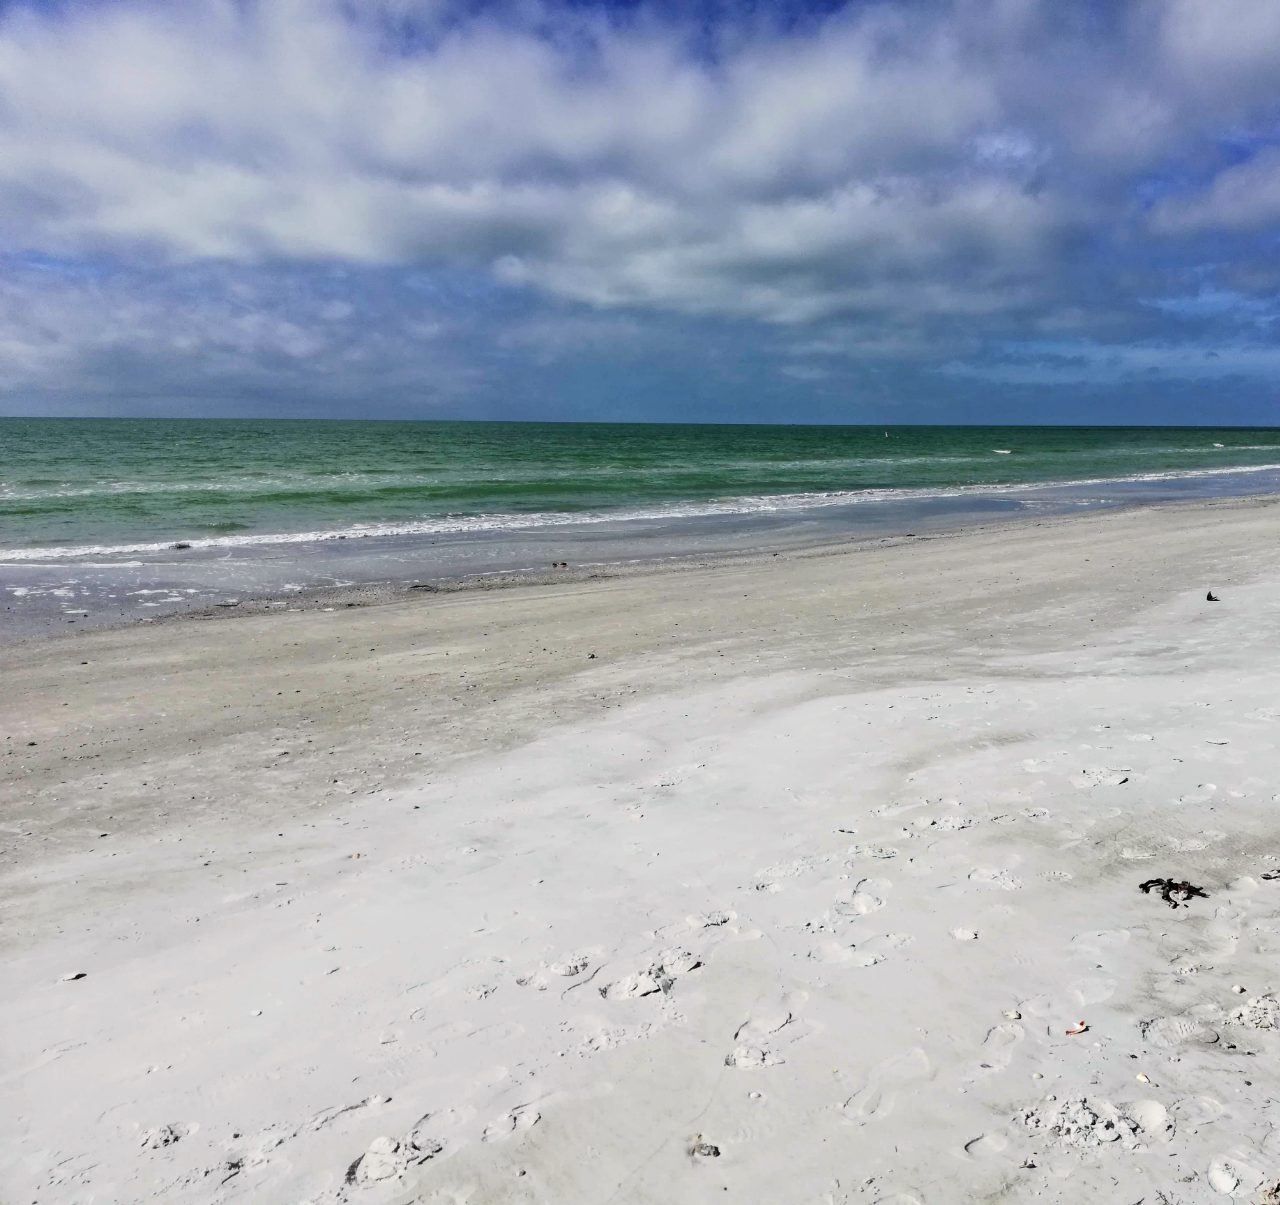
<file: index.html>
<!DOCTYPE html>
<html lang="en-US">
<head>
  <link href="css/bootstrap.css" rel="stylesheet" type="text/css">
  <link href="css/styles.css" rel="stylesheet" type="text/css">
  <script src="js/jquery-3.5.1.js"></script>
  <script src="js/scripts.js"></script>
  <title></title>
</head>
<body>
  <div class="container">
  </div>
</body>
</html>
</file>
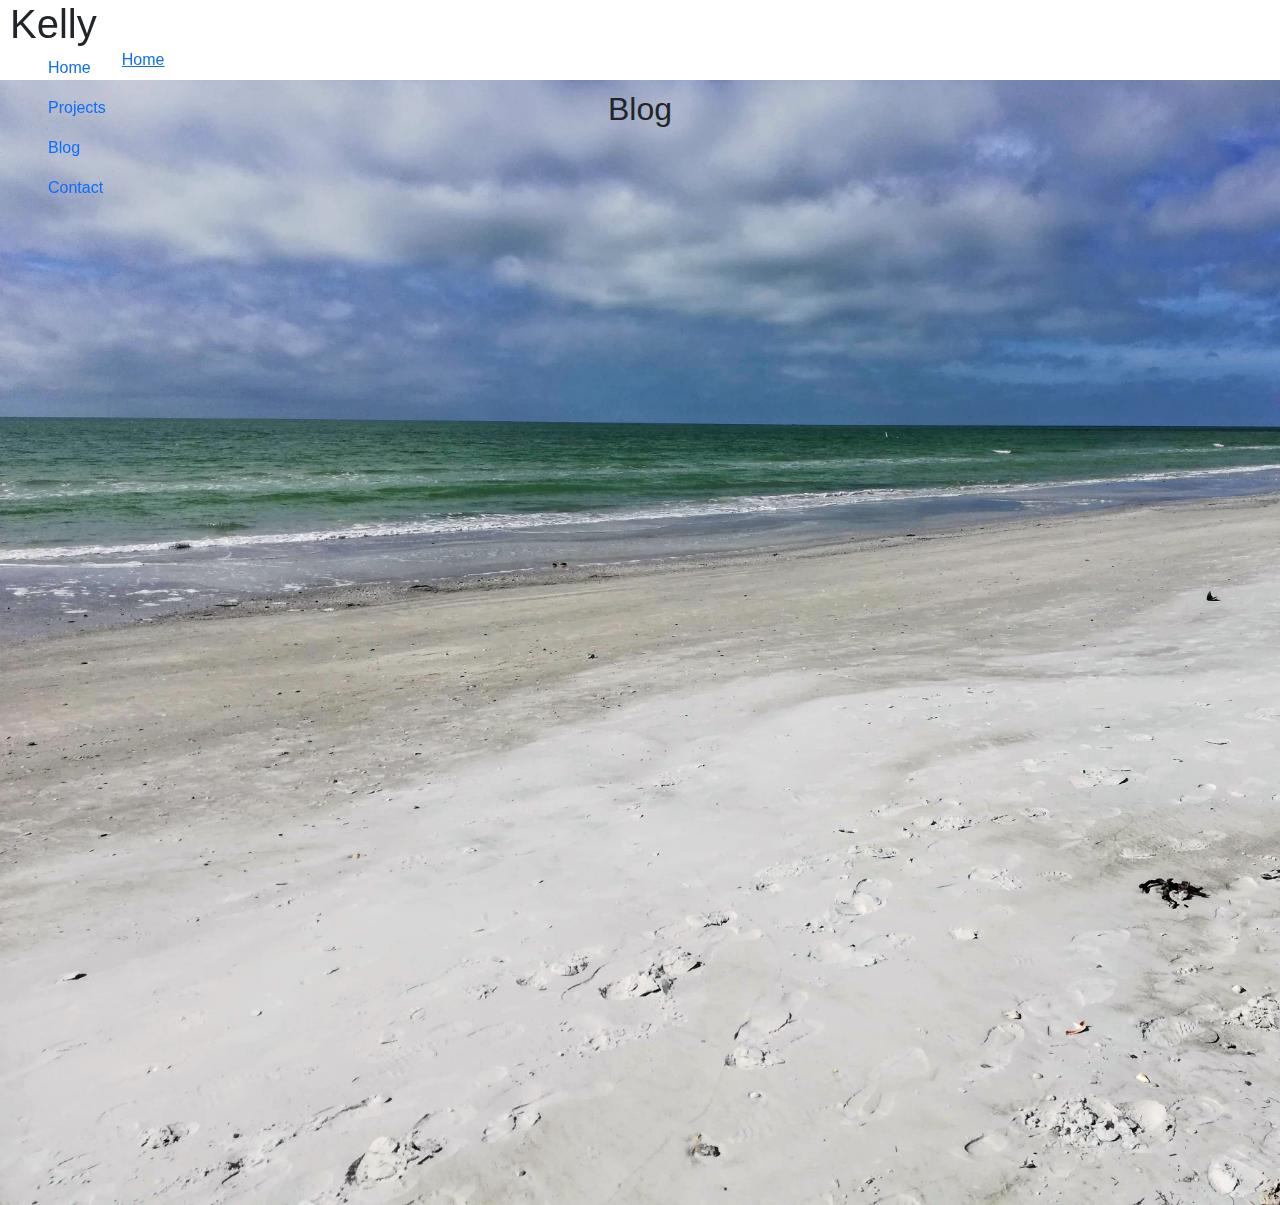
<file: blog.html>
<!DOCTYPE html>
<html lang="en-US">
<head>
  <link href="css/bootstrap.css" rel="stylesheet" type="text/css">
  <link href="css/styles.css" rel="stylesheet" type="text/css">
  <script src="js/jquery-3.5.1.js"></script>
  <script src="js/scripts.js"></script>
  <title>Portfolio</title>
</head>
<body>
  <div class="container">
    <header>
      <h1>Kelly</h1>
      <nav class="nav">
        <!-- Navigation content: Links to other pages -->
        <ul>
          <li><a href="index.html" class="nav-link">Home</a></li>
          <li><a href="projects.html" class="nav-link">Projects</a></li>
          <li><a href="blog.html" class="nav-link">Blog</a></li>
          <li><a href="contact.html" class="nav-link">Contact</a></li>
        </ul>         <li><a href="index.html">Home</a></li>
      </nav>
    </header>
    <main>
      <h2>Blog</h2>
    </main>
    </footer>
    <!-- Footer content -->
    </footer>
  </div>
</body>
</html>
</file>
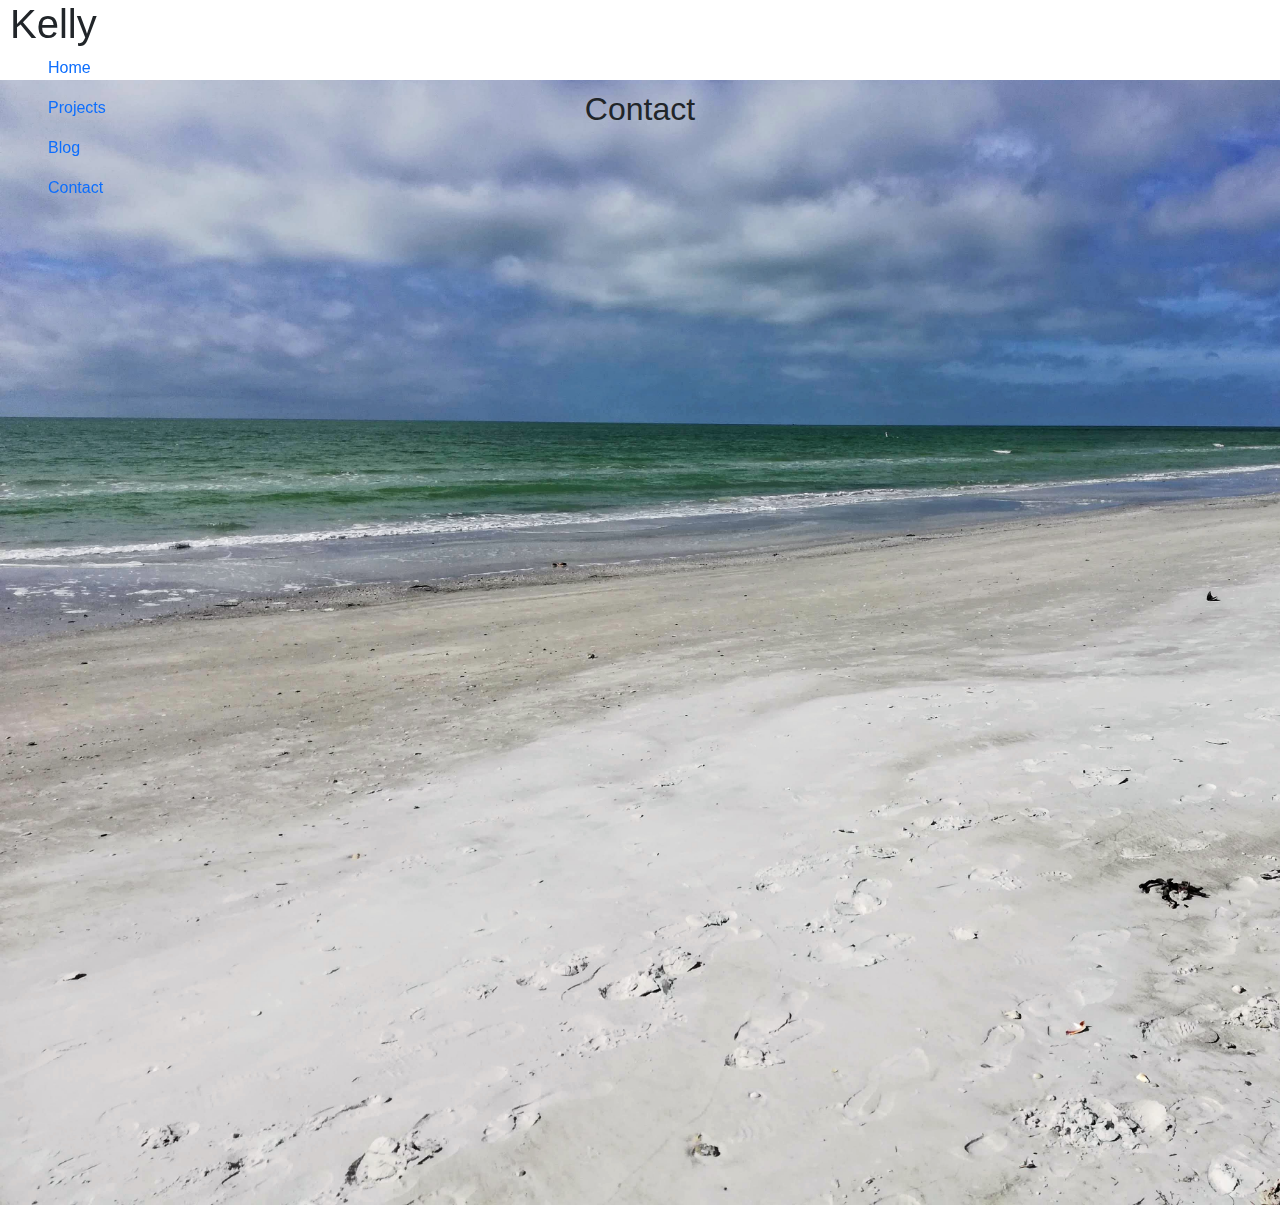
<file: contact.html>
<!DOCTYPE html>
<html lang="en-US">
<head>
  <link href="css/bootstrap.css" rel="stylesheet" type="text/css">
  <link href="css/styles.css" rel="stylesheet" type="text/css">
  <script src="js/jquery-3.5.1.js"></script>
  <script src="js/scripts.js"></script>
  <title>Portfolio</title>
</head>
<body>
  <div class="container">
    <header>
      <h1>Kelly</h1>
      <nav class="nav">
        <ul>
          <li><a href="index.html" class="nav-link">Home</a></li>
          <li><a href="project.html" class="nav-link">Projects</a></li>
          <li><a href="blog.html" class="nav-link">Blog</a></li>
          <li><a href="contact.html" class="nav-link">Contact</a></li>
        </ul>
      </nav>
    </header>
    <main>
      <h2>Contact</h2>
    </main>
    </footer>
    <!-- Footer content -->
    </footer>
  </div>
</body>
</html>
</file>
<file: css/styles.css>
h1 {
  padding: 10px;
  margin: 0 auto;
  /* text-align: center; */
}

li {
  display: flex;
  justify-content: flex-end;
}

header {
  background-color: white;
  position: fixed;
  top: 0;
  left: 0;
  right: 0;
  height: 80px;
}
 header * {
   display: inline;
 }

body {
  font-family: sans-serif;
  height: 125vh;
  background-color: white;
  background-image: url("../img/beach.jpg");
  background-size: cover;
  margin-top: 80px;
  padding: 10px;
}

h2 {
  text-align: center;
}
</file>
